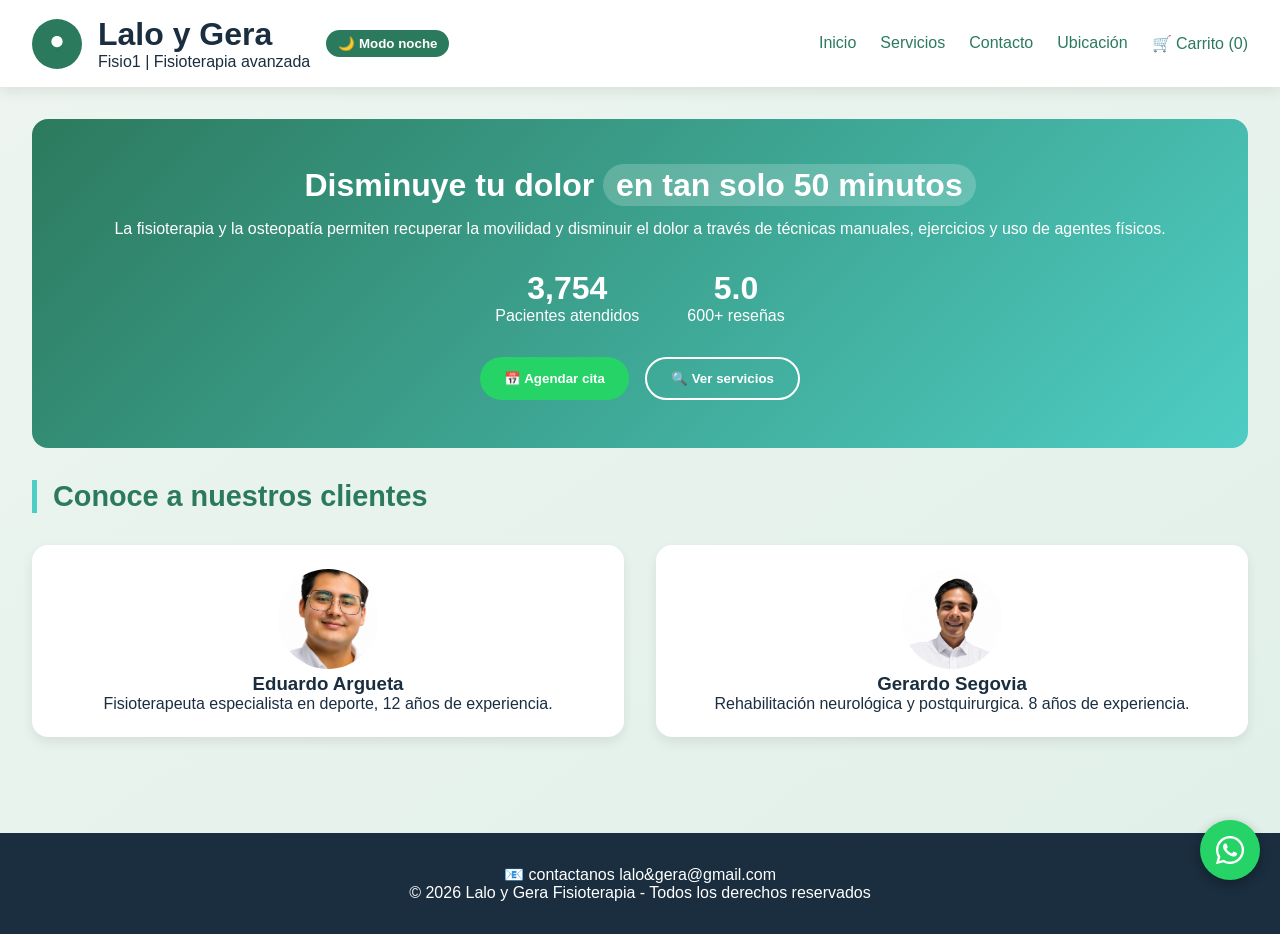
<file: index.html>
<!DOCTYPE html>
<html lang="es">
<head>
    <meta charset="UTF-8">
    <meta name="viewport" content="width=device-width, initial-scale=1.0, user-scalable=yes">
    <title>Lalo y Gera | Fisioterapia - Inicio</title>
    <link rel="stylesheet" href="styles.css">
    <link rel="stylesheet" href="https://cdnjs.cloudflare.com/ajax/libs/font-awesome/6.0.0/css/all.min.css">
</head>
<body>
  <header>
        <div class="logo-area">
            <div class="logo-svg">
                <svg width="40" viewBox="0 0 100 100"><circle cx="50" cy="50" r="46" fill="#2c7a5e"/><path d="M50 30 C42 30 36 36 36 44 C36 52 42 58 50 58 C58 58 64 52 64 44 C64 36 58 30 50 30Z" fill="white"/><path d="M44 58 L49 68 L53 68 L58 58 L55 62 L52 64 L48 64 L45 62 L44 58Z" fill="#137C5C"/></svg>
            </div>
            <div>
                <h1>Lalo y Gera</h1>
                <p>Fisio1 | Fisioterapia avanzada</p> 
                </div>
                <button class="dark-mode-toggle" id="darkModeToggle">🌙 Modo oscuro</button>
            </div>
        </div>
        <nav>
            <ul class="nav-menu">
                <li><a href="index.html">Inicio</a></li>
                <li><a href="servicios.html">Servicios</a></li>
                <li><a href="agenda.html">Contacto</a></li>
                <li><a href="ubicación.html">Ubicación</a></li>
                <li><a href="carrito.html">🛒 Carrito (<span id="cartCount">0</span>)</a></li>
            </ul>
        </nav>
    </header>

    <main>
        <section class="hero">
            <h1>Disminuye tu dolor <span class="highlight">en tan solo 50 minutos</span></h1>
            <p>La fisioterapia y la osteopatía permiten recuperar la movilidad y disminuir el dolor a través de técnicas manuales, ejercicios y uso de agentes físicos.</p>
            
            <div class="hero-stats">
                <div class="stat">
                    <div class="stat-number" id="counterPacientes">3,754</div>
                    <div class="stat-label">Pacientes atendidos</div>
                </div>
                <div class="stat">
                    <div class="stat-number">5.0</div>
                    <div class="stat-label">600+ reseñas</div>
                </div>
            </div>
            
            <div class="hero-buttons">
                <button class="btn-primary" onclick="window.location.href='contacto.html'">📅 Agendar cita</button>
                <button class="btn-secondary" onclick="window.location.href='servicios.html'">🔍 Ver servicios</button>
            </div>
        </section>

        <section class="terapeutas-section">
            <h2 class="section-title">Conoce a nuestros clientes</h2>
            <div class="terapeutas-grid">
                <div class="card-terapeuta">
                    <img src="assepts/images/lalo.jpeg" alt="Lalo">
                    <h3>Eduardo Argueta</h3>
                    <p>Fisioterapeuta especialista en deporte, 12 años de experiencia.</p>
                </div>
                <div class="card-terapeuta">
                    <img src="assepts/images/gera.jpeg" alt="Gera">
                    <h3>Gerardo Segovia</h3>
                    <p>Rehabilitación neurológica y postquirurgica. 8 años de experiencia.</p>
                </div>

            </div>
        </section>
    </main>

    <footer>
        <div class="footer-content">
            <p>📧 contactanos lalo&gera@gmail.com </p>
            <p>© 2026 Lalo y Gera Fisioterapia - Todos los derechos reservados</p>
        </div>
    </footer>

    <a href="https://wa.me/521234567890?text=Hola%2C%20quiero%20agendar%20una%20cita" class="whatsapp-float" target="_blank">
        <i class="fab fa-whatsapp"></i>
    </a>

    <script src="script.js"></script>
</body>
</html>
</file>
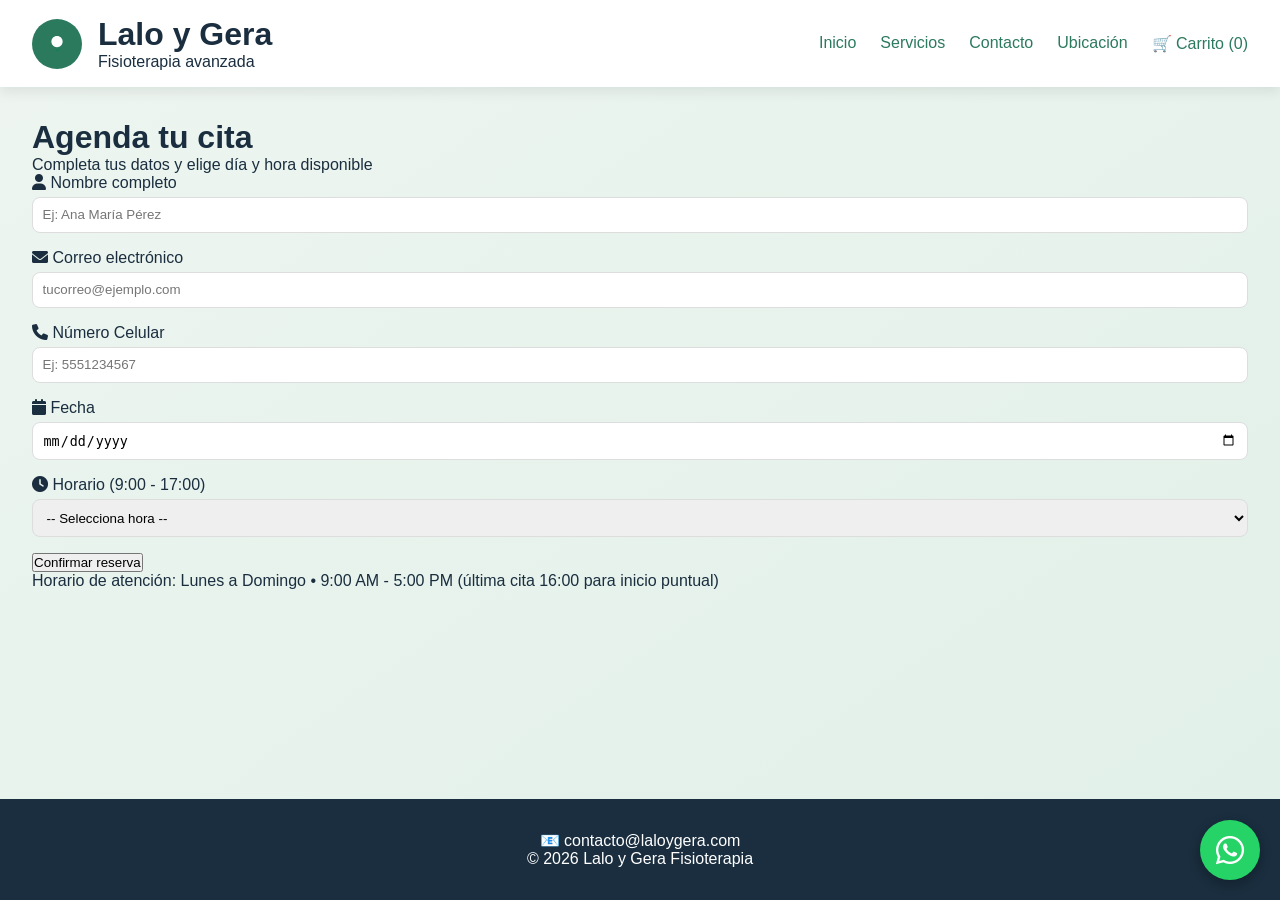
<file: agenda.html>
<!DOCTYPE html>
<html lang="es">
<head>
    <meta charset="UTF-8">
    <meta name="viewport" content="width=device-width, initial-scale=1.0">
    <title>Lalo y Gera | Fisioterapia - Agenda tu cita</title>
    <link rel="stylesheet" href="styles.css">
    <link rel="stylesheet" href="https://cdnjs.cloudflare.com/ajax/libs/font-awesome/6.0.0/css/all.min.css">
</head>
<body>
    <header>
        <div class="logo-area">
            <div class="logo-svg">
                <svg width="40" viewBox="0 0 100 100">
                    <circle cx="50" cy="50" r="46" fill="#2c7a5e"/>
                    <path d="M50 30 C42 30 36 36 36 44 C36 52 42 58 50 58 C58 58 64 52 64 44 C64 36 58 30 50 30Z" fill="white"/>
                    <path d="M44 58 L49 68 L53 68 L58 58 L55 62 L52 64 L48 64 L45 62 L44 58Z" fill="#137C5C"/>
                </svg>
            </div>
            <div>
                <h1>Lalo y Gera</h1>
                <p>Fisioterapia avanzada</p>
            </div>
        </div>
       <nav>
            <ul class="nav-menu">
                <li><a href="index.html">Inicio</a></li>
                <li><a href="servicios.html">Servicios</a></li>
                <li><a href="agenda.html">Contacto</a></li>
                <li><a href="ubicación.html">Ubicación</a></li>
                <li><a href="carrito.html">🛒 Carrito (<span id="cartCount">0</span>)</a></li>
            </ul>
        </nav>
    </header>

    <main>
        <div class="appointment-card">
            <div class="header">
                <h1>Agenda tu cita</h1>
                <p>Completa tus datos y elige día y hora disponible</p>
            </div>
            <div class="form-container">
                <form id="appointmentForm">
                    <div class="form-group">
                        <label><i class="fas fa-user"></i> Nombre completo</label>
                        <input type="text" id="fullName" placeholder="Ej: Ana María Pérez">
                        <div id="nameError" class="error-msg"></div>
                    </div>

                    <div class="form-group">
                        <label><i class="fas fa-envelope"></i> Correo electrónico</label>
                        <input type="email" id="email" placeholder="tucorreo@ejemplo.com">
                        <div id="emailError" class="error-msg"></div>
                    </div>

                    <div class="form-group">
                        <label><i class="fas fa-phone"></i> Número Celular</label>
                        <input type="tel" id="phone" placeholder="Ej: 5551234567">
                        <div id="phoneError" class="error-msg"></div>
                    </div>

                    <div class="row-2cols">
                        <div class="form-group">
                            <label><i class="fas fa-calendar"></i> Fecha</label>
                            <input type="date" id="appointmentDate">
                            <div id="dateError" class="error-msg"></div>
                        </div>
                        <div class="form-group">
                            <label><i class="fas fa-clock"></i> Horario (9:00 - 17:00)</label>
                            <select id="appointmentTime">
                                <option value="">-- Selecciona hora --</option>
                            </select>
                            <div id="timeError" class="error-msg"></div>
                        </div>
                    </div>

                    <button type="submit" class="btn-agendar">Confirmar reserva</button>

                    <div class="horario-info">
                        <span>Horario de atención:</span>
                        <span>Lunes a Domingo • 9:00 AM - 5:00 PM</span>
                        <span>(última cita 16:00 para inicio puntual)</span>
                    </div>
                </form>
            </div>
        </div>
    </main>

    <footer>
        <div class="footer-content">
            <p>📧 contacto@laloygera.com</p>
            <p>© 2026 Lalo y Gera Fisioterapia</p>
        </div>
    </footer>

    <a href="https://wa.me/521234567890?text=Hola%2C%20quiero%20agendar%20una%20cita" class="whatsapp-float" target="_blank">
        <i class="fab fa-whatsapp"></i>
    </a>

    <script src="agenda.js"></script>
    <script src="script.js"></script>
</body>
</html>
</file>
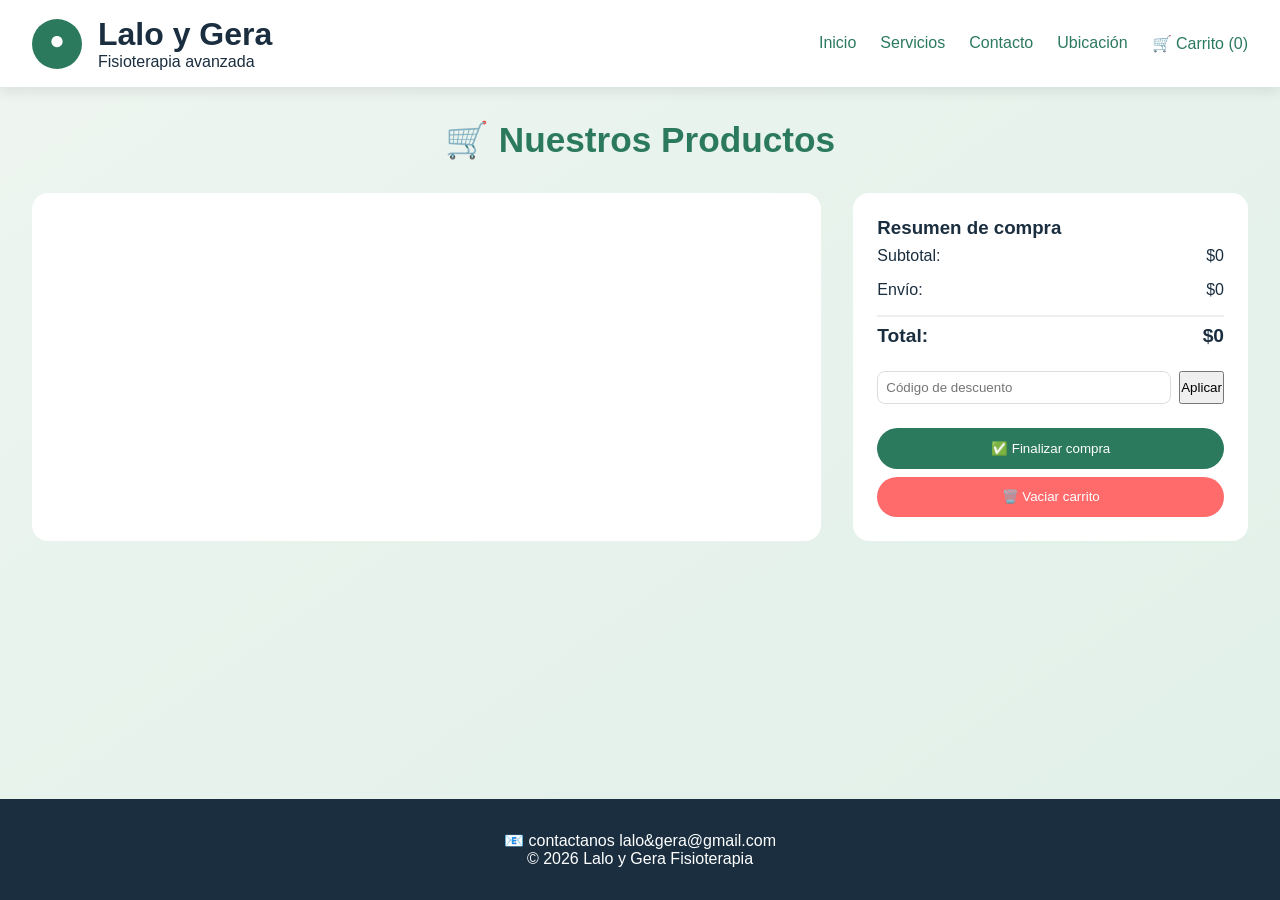
<file: carrito.html>
<!DOCTYPE html>
<html lang="es">
<head>
    <meta charset="UTF-8">
    <meta name="viewport" content="width=device-width, initial-scale=1.0">
    <title>Lalo y Gera | Mi Carrito</title>
    <link rel="stylesheet" href="styles.css">
    <link rel="stylesheet" href="https://cdnjs.cloudflare.com/ajax/libs/font-awesome/6.0.0/css/all.min.css">
</head>
<body>
    <header>
        <div class="logo-area">
            <div class="logo-svg">
                <svg width="40" viewBox="0 0 100 100"><circle cx="50" cy="50" r="46" fill="#2c7a5e"/><path d="M50 30 C42 30 36 36 36 44 C36 52 42 58 50 58 C58 58 64 52 64 44 C64 36 58 30 50 30Z" fill="white"/></svg>
            </div>
            <div><h1>Lalo y Gera</h1><p>Fisioterapia avanzada</p></div>
        </div>
       <nav>
            <ul class="nav-menu">
                <li><a href="index.html">Inicio</a></li>
                <li><a href="servicios.html">Servicios</a></li>
                <li><a href="agenda.html">Contacto</a></li>
                <li><a href="ubicación.html">Ubicación</a></li>
                <li><a href="carrito.html">🛒 Carrito (<span id="cartCount">0</span>)</a></li>
            </ul>
        </nav>
    </header>

    <main>
        <h1 class="page-title">🛒 Nuestros Productos</h1>
        
        <div class="carrito-container">
            <div class="carrito-items" id="carritoItems">
                <!-- Los items del carrito se renderizan aquí -->
            </div>
            
            <div class="carrito-resumen">
                <h3>Resumen de compra</h3>
                <div class="resumen-linea">
                    <span>Subtotal:</span>
                    <span id="subtotal">$0</span>
                </div>
                <div class="resumen-linea">
                    <span>Envío:</span>
                    <span id="envio">$0</span>
                </div>
                <div class="resumen-linea total">
                    <span>Total:</span>
                    <span id="total">$0</span>
                </div>
                
                <div class="cupon-section">
                    <input type="text" id="cuponCode" placeholder="Código de descuento">
                    <button id="aplicarCupon">Aplicar</button>
                </div>
                
                <button id="finalizarCompra" class="btn-finalizar">✅ Finalizar compra</button>
                <button id="vaciarCarrito" class="btn-vaciar">🗑️ Vaciar carrito</button>
            </div>
        </div>
    </main>

    <footer>
        <div class="footer-content">
            <p>📧 contactanos lalo&gera@gmail.com</p>
            <p>© 2026 Lalo y Gera Fisioterapia</p>
        </div>
    </footer>

    <script src="script.js"></script>
</body>
</html>
</file>
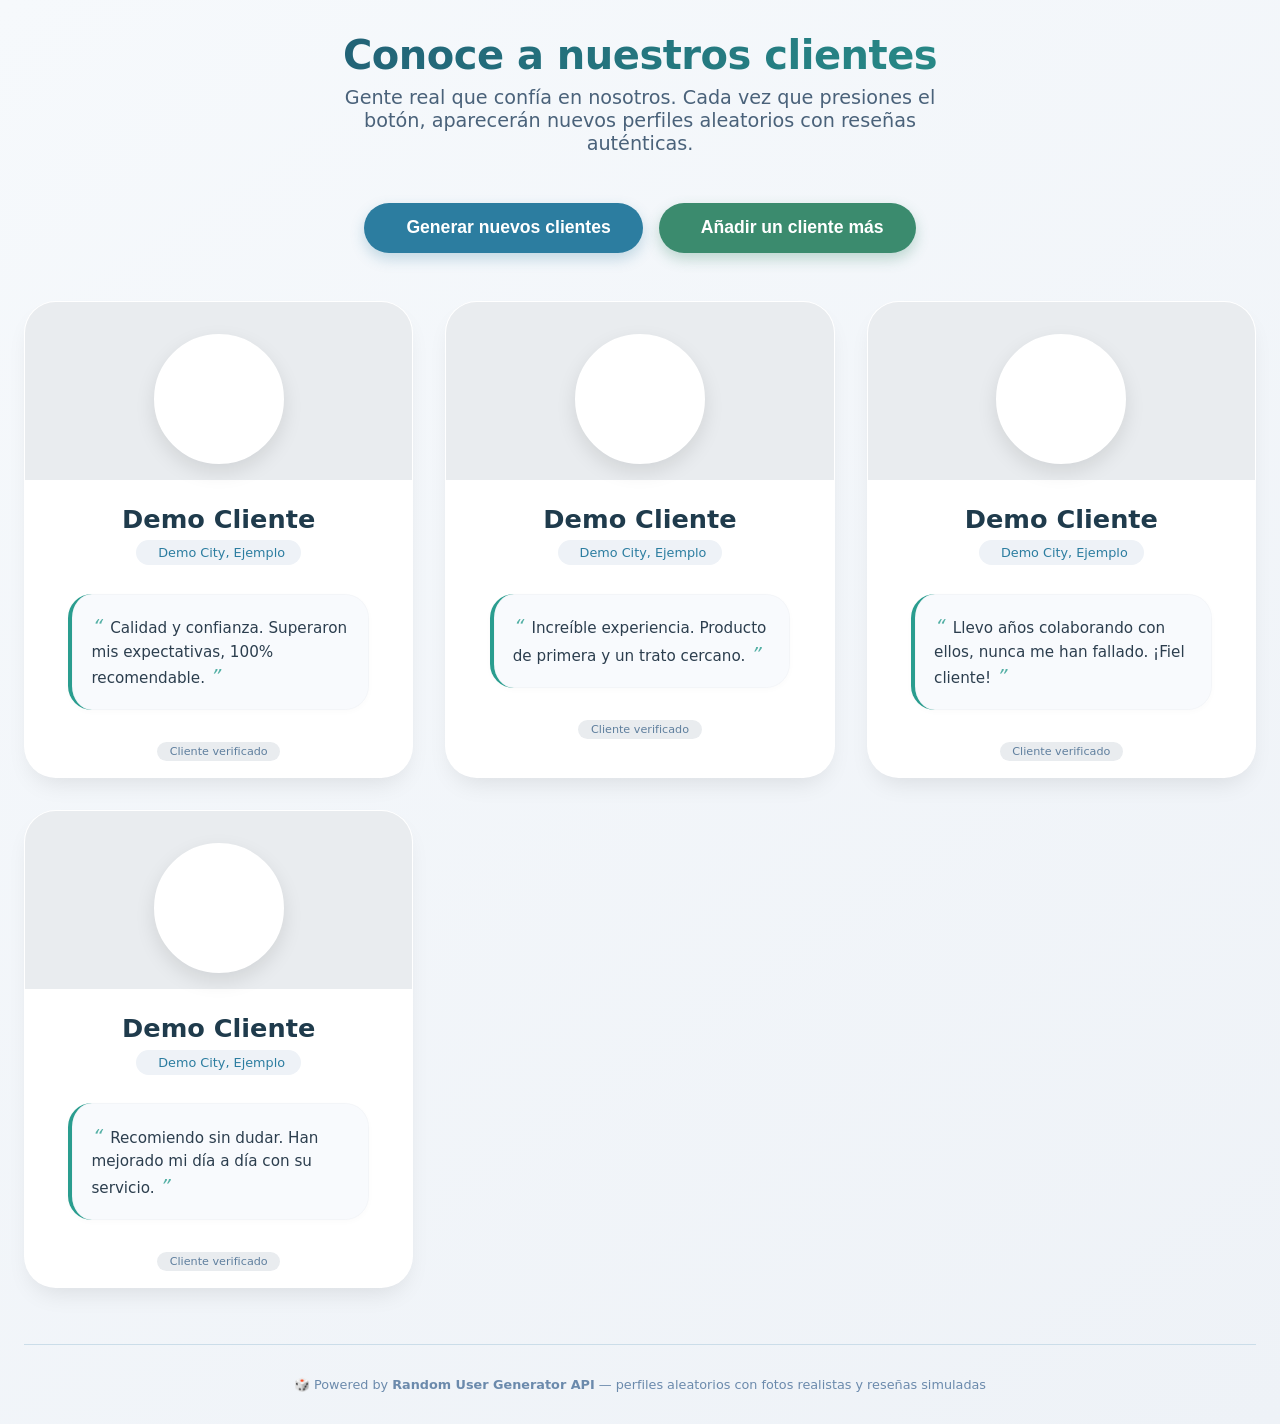
<file: clientes randoms.html>
<!DOCTYPE html>
<html lang="es">
<head>
    <meta charset="UTF-8">
    <meta name="viewport" content="width=device-width, initial-scale=1.0, user-scalable=yes">
    <title>Clientes Satisfechos | Generador con RandomUser</title>
    <style>
        * {
            margin: 0;
            padding: 0;
            box-sizing: border-box;
        }

        body {
            font-family: system-ui, 'Segoe UI', 'Roboto', 'Helvetica Neue', sans-serif;
            background: linear-gradient(145deg, #f6f9fc 0%, #eef2f7 100%);
            padding: 2rem 1.5rem;
            color: #1a2c3e;
        }

        .container {
            max-width: 1400px;
            margin: 0 auto;
        }

        /* Encabezado */
        .header-section {
            text-align: center;
            margin-bottom: 3rem;
        }

        .header-section h1 {
            font-size: 2.5rem;
            background: linear-gradient(135deg, #1f4e6e, #2a9d8f);
            background-clip: text;
            -webkit-background-clip: text;
            color: transparent;
            letter-spacing: -0.5px;
            margin-bottom: 0.5rem;
        }

        .header-section p {
            font-size: 1.2rem;
            color: #4a627a;
            max-width: 650px;
            margin: 0 auto;
        }

        /* Botón de acción */
        .button-group {
            display: flex;
            justify-content: center;
            gap: 1rem;
            flex-wrap: wrap;
            margin-bottom: 3rem;
        }

        .btn-generate {
            background: #2c7da0;
            border: none;
            padding: 0.9rem 2rem;
            font-size: 1.1rem;
            font-weight: 600;
            color: white;
            border-radius: 60px;
            cursor: pointer;
            transition: all 0.2s ease;
            box-shadow: 0 6px 14px rgba(44, 125, 160, 0.25);
            display: inline-flex;
            align-items: center;
            gap: 10px;
        }

        .btn-generate:hover {
            background: #1f5e7a;
            transform: translateY(-2px);
            box-shadow: 0 10px 20px rgba(0,0,0,0.1);
        }

        .btn-generate:active {
            transform: translateY(1px);
        }

        /* Grid de tarjetas */
        .clientes-grid {
            display: grid;
            grid-template-columns: repeat(auto-fill, minmax(320px, 1fr));
            gap: 2rem;
            margin-top: 1rem;
        }

        /* Tarjeta individual */
        .tarjeta-cliente {
            background: white;
            border-radius: 32px;
            overflow: hidden;
            transition: all 0.3s cubic-bezier(0.2, 0.9, 0.4, 1.1);
            box-shadow: 0 12px 24px -8px rgba(0, 0, 0, 0.1);
            backdrop-filter: blur(0px);
            border: 1px solid rgba(255,255,255,0.5);
        }

        .tarjeta-cliente:hover {
            transform: translateY(-8px);
            box-shadow: 0 28px 32px -12px rgba(0, 0, 0, 0.2);
        }

        .cliente-imagen {
            background: #e9ecef;
            display: flex;
            justify-content: center;
            padding: 2rem 0 1rem 0;
        }

        .cliente-imagen img {
            width: 130px;
            height: 130px;
            border-radius: 50%;
            object-fit: cover;
            border: 4px solid white;
            box-shadow: 0 8px 20px rgba(0,0,0,0.1);
            background: white;
        }

        .cliente-info {
            padding: 1.5rem 1.5rem 1rem;
            text-align: center;
        }

        .cliente-nombre {
            font-size: 1.6rem;
            font-weight: 700;
            color: #1f3b4c;
            margin-bottom: 0.25rem;
        }

        .cliente-ubicacion {
            display: inline-flex;
            align-items: center;
            gap: 6px;
            background: #eef2f7;
            padding: 0.3rem 1rem;
            border-radius: 40px;
            font-size: 0.8rem;
            font-weight: 500;
            color: #2c7da0;
            margin-bottom: 1rem;
        }

        .cliente-ubicacion span:first-child {
            font-size: 1rem;
        }

        .reseña {
            background: #f8fafd;
            padding: 1.2rem;
            border-radius: 24px;
            margin: 0.8rem 1.2rem 1.5rem 1.2rem;
            font-style: normal;
            color: #2c3e4e;
            position: relative;
            border-left: 4px solid #2a9d8f;
            text-align: left;
            font-size: 0.95rem;
            line-height: 1.45;
            box-shadow: inset 0 0 0 1px rgba(0,0,0,0.02), 0 2px 6px rgba(0,0,0,0.02);
        }

        .reseña i {
            color: #2a9d8f;
            font-size: 1.2rem;
            opacity: 0.8;
            margin-right: 4px;
        }

        .badge-random {
            display: inline-block;
            background: #e9ecef;
            font-size: 0.7rem;
            padding: 0.2rem 0.8rem;
            border-radius: 30px;
            color: #5f7f9e;
            margin-top: 8px;
        }

        footer {
            text-align: center;
            margin-top: 3.5rem;
            font-size: 0.8rem;
            color: #6b8aac;
            border-top: 1px solid #cbdde9;
            padding-top: 2rem;
        }

        .loader {
            display: inline-block;
            width: 20px;
            height: 20px;
            border: 3px solid rgba(255,255,255,0.3);
            border-radius: 50%;
            border-top-color: white;
            animation: spin 0.6s linear infinite;
        }

        @keyframes spin {
            to { transform: rotate(360deg); }
        }

        @media (max-width: 700px) {
            body {
                padding: 1.2rem;
            }
            .header-section h1 {
                font-size: 1.9rem;
            }
            .clientes-grid {
                gap: 1.3rem;
            }
        }
    </style>
</head>
<body>
<div class="container">
    <div class="header-section">
        <h1>Conoce a nuestros clientes</h1>
        <p>Gente real que confía en nosotros. Cada vez que presiones el botón, aparecerán nuevos perfiles aleatorios con reseñas auténticas.</p>
    </div>
    <div class="button-group">
        <button class="btn-generate" id="btnGenerarClientes">
            <span></span> Generar nuevos clientes
        </button>
        <button class="btn-generate" id="btnAgregarCliente" style="background:#3b8b6e; box-shadow: 0 6px 14px rgba(59,139,110,0.3);">
            <span></span> Añadir un cliente más
        </button>
    </div>

    <div id="clientesContainer" class="clientes-grid">
        <!-- Aquí se inyectarán las tarjetas de clientes de forma dinámica -->
        <div style="grid-column:1/-1; text-align:center; padding:3rem;">Cargando primeros clientes... </div>
    </div>
    <footer>
        🎲 Powered by <strong>Random User Generator API</strong> — perfiles aleatorios con fotos realistas y reseñas simuladas
    </footer>
</div>

<script>
    // ---------- Banco de reseñas (simuladas pero variadas) ----------
    const RESENNAS = [
        "¡Atención impecable! Resolvieron mi duda en minutos, volveré a comprar sin dudarlo.",
        "Calidad y confianza. Superaron mis expectativas, 100% recomendable.",
        "El equipo más profesional que he conocido. Siempre atentos y rápidos.",
        "Increíble experiencia. Producto de primera y un trato cercano.",
        "Me encanta la transparencia. Sin sorpresas, todo perfecto.",
        "Recomiendo sin dudar. Han mejorado mi día a día con su servicio.",
        "Atención al cliente de 10. Resuelven rápido y con buena onda.",
        "Llevo años colaborando con ellos, nunca me han fallado. ¡Fiel cliente!",
        "La mejor decisión que tomé. Cumplen todo lo que prometen.",
        "Muy contento con el resultado. Profesionales y honestos."
    ];

    // Función para seleccionar reseña aleatoria
    function obtenerResennaAleatoria() {
        return RESENNAS[Math.floor(Math.random() * RESENNAS.length)];
    }

    // Función para obtener datos de randomuser.me (promesa)
    async function obtenerUsuarioRandom() {
        try {
            const respuesta = await fetch('https://randomuser.me/api/');
            if (!respuesta.ok) throw new Error(`HTTP error! status: ${respuesta.status}`);
            const datos = await respuesta.json();
            return datos.results[0];  // devuelve el primer usuario
        } catch (error) {
            console.error('Error al obtener usuario:', error);
            // fallback local por si falla la API
            return {
                name: { first: "Demo", last: "Cliente" },
                picture: { large: "https://randomuser.me/api/portraits/men/1.jpg", medium: "https://randomuser.me/api/portraits/med/men/1.jpg", thumbnail: "https://randomuser.me/api/portraits/thumb/men/1.jpg" },
                location: { city: "Demo City", country: "Ejemplo" },
                login: { uuid: "fallback-" + Date.now() }
            };
        }
    }

    // Función para construir tarjeta HTML a partir del objeto usuario
    function crearTarjetaCliente(usuario, reseñaPersonalizada = null) {
        const nombreCompleto = `${usuario.name.first} ${usuario.name.last}`;
        const ciudad = usuario.location.city;
        const pais = usuario.location.country;
        const foto = usuario.picture.large || usuario.picture.medium;
        const reseña = reseñaPersonalizada !== null ? reseñaPersonalizada : obtenerResennaAleatoria();
        // ID único para posibles operaciones (no necesario para grid pero podemos guardar)
        const userId = usuario.login?.uuid || `id-${Date.now()}-${Math.random()}`;

        // Construimos el elemento div de la tarjeta
        const tarjetaDiv = document.createElement('div');
        tarjetaDiv.className = 'tarjeta-cliente';
        tarjetaDiv.setAttribute('data-id', userId);

        tarjetaDiv.innerHTML = `
            <div class="cliente-imagen">
                <img src="${foto}" alt="Foto de ${nombreCompleto}" loading="lazy" onerror="this.src='https://randomuser.me/api/portraits/lego/1.jpg'">
            </div>
            <div class="cliente-info">
                <div class="cliente-nombre">${escapeHtml(nombreCompleto)}</div>
                <div class="cliente-ubicacion">
                    <span></span> ${escapeHtml(ciudad)}, ${escapeHtml(pais)}
                </div>
                <div class="reseña">
                    <i>“</i> ${escapeHtml(reseña)} <i>”</i>
                </div>
                <div class="badge-random">Cliente verificado</div>
            </div>
        `;
        return tarjetaDiv;
    }

    // Función auxiliar para escapar HTML (seguridad)
    function escapeHtml(str) {
        if (!str) return '';
        return str.replace(/[&<>]/g, function(m) {
            if (m === '&') return '&amp;';
            if (m === '<') return '&lt;';
            if (m === '>') return '&gt;';
            return m;
        }).replace(/[\uD800-\uDBFF][\uDC00-\uDFFF]/g, function(c) {
            return c;
        });
    }

    //Estado de la aplicación 
    let clientesActuales = [];     // guardamos objetos usuario originales y su reseña asignada

    // Renderizar todo el grid desde clientesActuales
    function renderizarClientes() {
        const container = document.getElementById('clientesContainer');
        if (!container) return;
        if (clientesActuales.length === 0) {
            container.innerHTML = `<div style="grid-column:1/-1; text-align:center; padding:3rem;">No hay clientes aún. Presiona "Generar nuevos clientes" 🤝</div>`;
            return;
        }
        const fragment = document.createDocumentFragment();
        for (let item of clientesActuales) {
            const tarjeta = crearTarjetaCliente(item.usuario, item.resenna);
            fragment.appendChild(tarjeta);
        }
        container.innerHTML = '';
        container.appendChild(fragment);
    }

    // Generar N nuevos clientes (sobrescribe la lista)
    async function generarNuevosClientes(cantidad = 6) {
        const container = document.getElementById('clientesContainer');
        // mostrar loader visual dentro del contenedor mientras carga
        container.innerHTML = `<div style="grid-column:1/-1; text-align:center; padding:2rem;"><div class="loader" style="margin:0 auto 10px;"></div><span>Cargando nuevos perfiles...</span></div>`;

        try {
            // Llamamos a la API para pedir varios usuarios de una sola vez (results=cantidad)
            const respuesta = await fetch(`https://randomuser.me/api/?results=${cantidad}`);
            if (!respuesta.ok) throw new Error('Error en la red');
            const data = await respuesta.json();
            const usuarios = data.results;

            const nuevosItems = usuarios.map(usuario => ({
                usuario: usuario,
                resenna: obtenerResennaAleatoria()
            }));

            clientesActuales = nuevosItems;
            renderizarClientes();
        } catch (error) {
            console.error("Fallo al generar clientes:", error);
            // Modo fallback: generar datos mock a partir de solicitudes individuales? Mejor mostrar mensaje amigable
            // Intentamos generar cantidad de forma individual para no dejar vacío
            const fallbackUsers = [];
            for (let i = 0; i < cantidad; i++) {
                try {
                    const user = await obtenerUsuarioRandom(); // función robusta con fallback interno
                    fallbackUsers.push({ usuario: user, resenna: obtenerResennaAleatoria() });
                } catch(e) {
                    // último recurso
                    fallbackUsers.push({ 
                        usuario: { name: { first: "Ejemplo", last: "Cliente" }, picture: { large: "https://randomuser.me/api/portraits/women/1.jpg" }, location: { city: "Genérico", country: "Demo" }, login:{ uuid: `f${i}`} },
                        resenna: "Equipo increíble, servicio 10/10."
                    });
                }
            }
            clientesActuales = fallbackUsers;
            renderizarClientes();
        }
    }

    // Agregar un nuevo cliente (mantiene los existentes + 1)
    async function agregarUnCliente() {
        // Mostrar estado de carga ligero: no queremos perder los actuales
        const btnAgregar = document.getElementById('btnAgregarCliente');
        const textoOriginal = btnAgregar.innerHTML;
        btnAgregar.innerHTML = `<span class="loader" style="border-color:#fff; border-top-color:#2c7da0; width:16px; height:16px;"></span> Cargando...`;
        btnAgregar.disabled = true;

        try {
            const nuevoUsuario = await obtenerUsuarioRandom();
            const nuevaResenna = obtenerResennaAleatoria();
            clientesActuales.push({
                usuario: nuevoUsuario,
                resenna: nuevaResenna
            });
            renderizarClientes();
        } catch (error) {
            console.warn("Error agregando cliente individual", error);
            // fallback local
            const fakeUser = {
                name: { first: "Nuevo", last: "Cliente" },
                picture: { large: "https://randomuser.me/api/portraits/lego/5.jpg" },
                location: { city: "Ciudad", country: "Randomlandia" },
                login: { uuid: `local-${Date.now()}` }
            };
            clientesActuales.push({ usuario: fakeUser, resenna: "¡Me encantó la experiencia!" });
            renderizarClientes();
        } finally {
            btnAgregar.innerHTML = textoOriginal;
            btnAgregar.disabled = false;
        }
    }

    // Inicializar la sección cargando 4 clientes por defecto
    async function init() {
        // Eventos
        const btnGenerar = document.getElementById('btnGenerarClientes');
        const btnAgregar = document.getElementById('btnAgregarCliente');
        if (btnGenerar) btnGenerar.addEventListener('click', () => generarNuevosClientes(6));
        if (btnAgregar) btnAgregar.addEventListener('click', agregarUnCliente);
        
        // carga inicial: 4 clientes
        await generarNuevosClientes(4);
    }

    // Ejecutar inicio
    init();
</script>
</body>
</html>
</file>
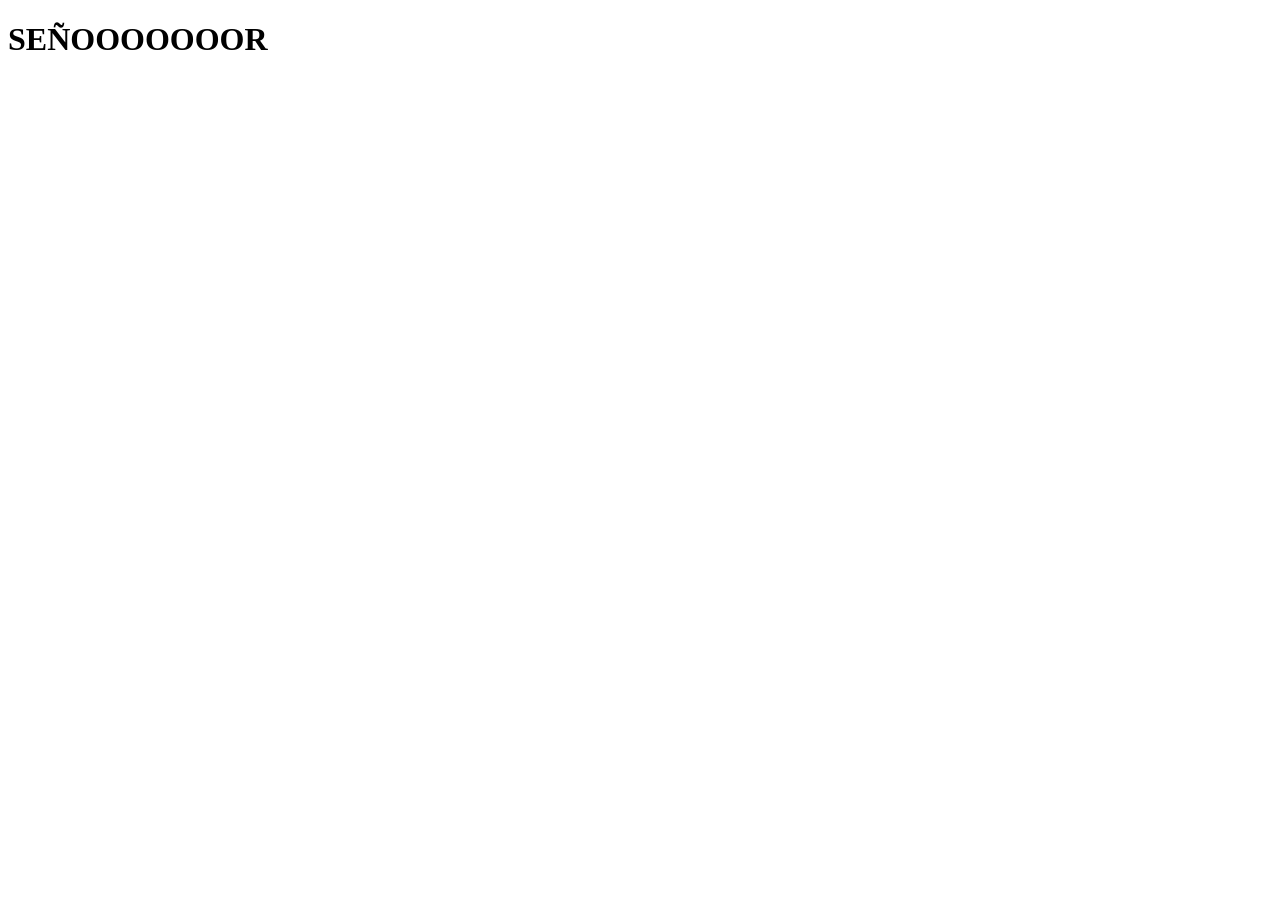
<file: Fisio1.html>
<!DOCTYPE html>
<html lang="en">
<head>
    <meta charset="UTF-8">
    <meta name="viewport" content="width=device-width, initial-scale=1.0">
    <title>Fisio1</title>
</head>

<body>
    <h1>SEÑOOOOOOOR</h1>
</body>
</html>
</file>
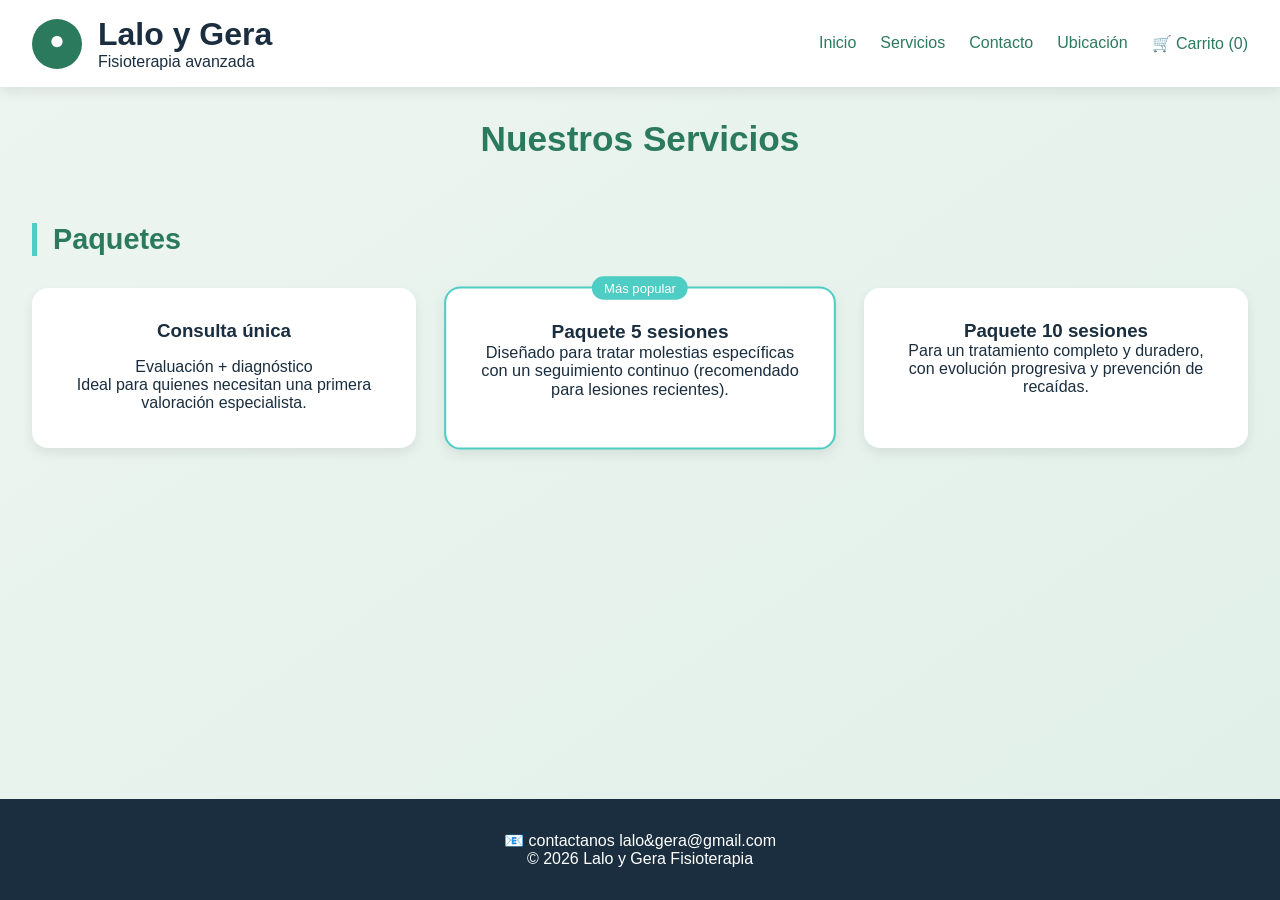
<file: servicios.html>
<!DOCTYPE html>
<html lang="es">
<head>
    <meta charset="UTF-8">
    <meta name="viewport" content="width=device-width, initial-scale=1.0">
    <title>Lalo y Gera | Servicios de Fisioterapia</title>
    <link rel="stylesheet" href="styles.css">
    <link rel="stylesheet" href="https://cdnjs.cloudflare.com/ajax/libs/font-awesome/6.0.0/css/all.min.css">
</head>
<body>
    <header>
        <div class="logo-area">
            <div class="logo-svg">
                <svg width="40" viewBox="0 0 100 100"><circle cx="50" cy="50" r="46" fill="#2c7a5e"/><path d="M50 30 C42 30 36 36 36 44 C36 52 42 58 50 58 C58 58 64 52 64 44 C64 36 58 30 50 30Z" fill="white"/></svg>
            </div>
            <div><h1>Lalo y Gera</h1><p>Fisioterapia avanzada</p></div>
        </div>
        <nav>
            <ul class="nav-menu">
                <li><a href="index.html">Inicio</a></li>
                <li><a href="servicios.html">Servicios</a></li>
                <li><a href="agenda.html">Contacto</a></li>
                <li><a href="ubicación.html">Ubicación</a></li>
                <li><a href="carrito.html">🛒 Carrito (<span id="cartCount">0</span>)</a></li>
            </ul>
        </nav>
    </header>

    <main>
        <section class="servicios-page">
            <h1 class="page-title">Nuestros Servicios</h1>
            
            <div class="servicios-grid-page" id="serviciosContainer">
                <!-- Servicios cargados dinámicamente desde JS -->
            </div>

            <section class="precios-section">
                <h2 class="section-title"> Paquetes </h2>
                <div class="grid-precios">
                    <div class="tarjeta-precio">
                        <h3>Consulta única</h3>
                        <div class="precio"></div>
                        <p>Evaluación + diagnóstico</p>
                        <p>Ideal para quienes necesitan una primera valoración especialista.</p>
                    </div>
                    <div class="tarjeta-precio featured">
                        <div class="popular">Más popular</div>
                        <h3>Paquete 5 sesiones</h3>
                        <p>Diseñado para tratar molestias específicas con un seguimiento continuo (recomendado para lesiones recientes).</p>
                        <div class="precio"></div>
                    </div>
                    <div class="tarjeta-precio">
                        <h3>Paquete 10 sesiones</h3>
                        <p>Para un tratamiento completo y duradero, con evolución progresiva y prevención de recaídas.</p>
                        <div class="precio"></div>
                    </div>
                </div>
            </section>
        </section>
    </main>

    <footer>
        <div class="footer-content">
            <p>📧 contactanos lalo&gera@gmail.com</p>
            <p>© 2026 Lalo y Gera Fisioterapia</p>
        </div>
    </footer>

    <script src="script.js"></script>
</body>
</html>
</file>
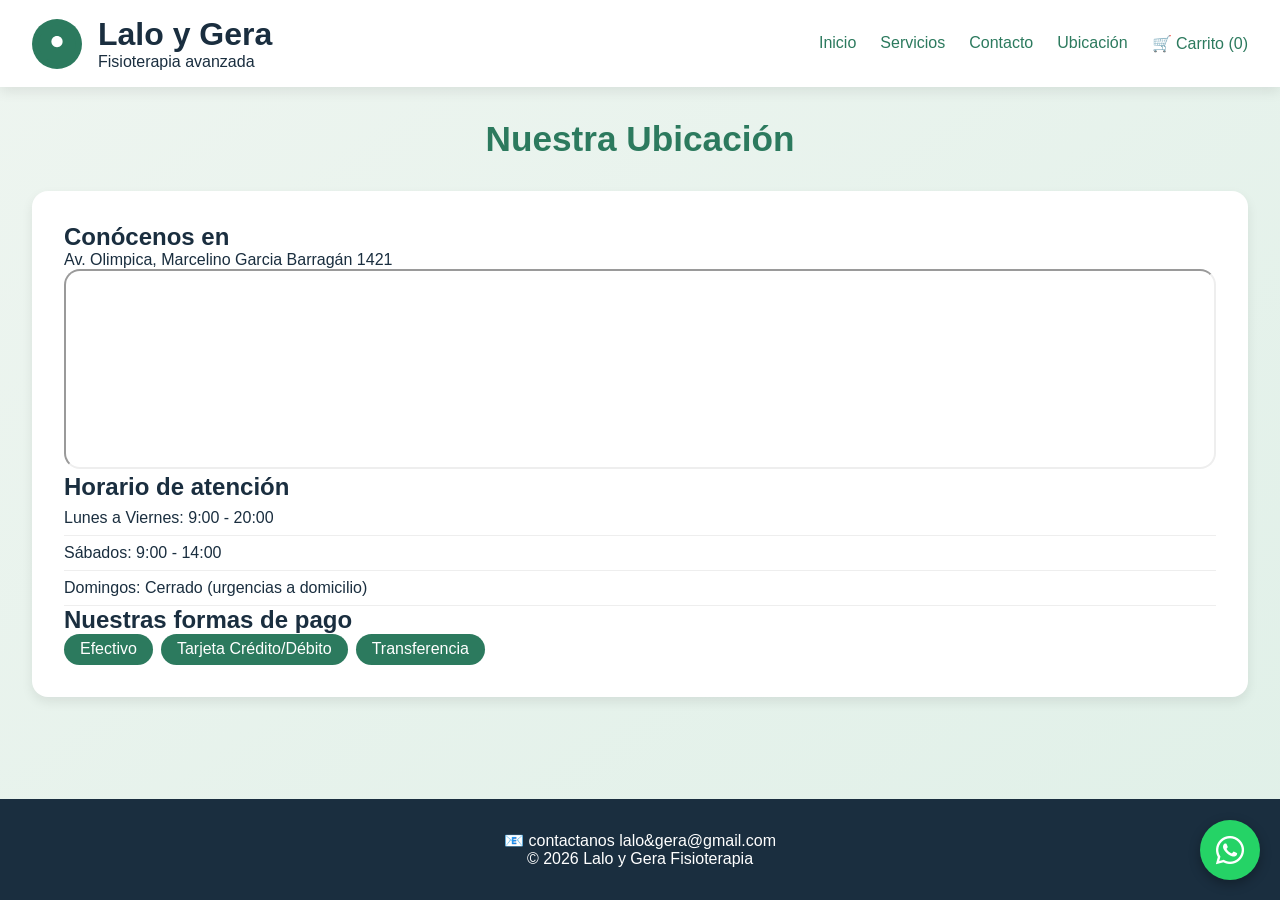
<file: ubicación.html>
<!DOCTYPE html>
<html lang="es">
<head>
    <meta charset="UTF-8">
    <meta name="viewport" content="width=device-width, initial-scale=1.0">
    <title>Lalo y Gera | Contacto y Agenda</title>
    <link rel="stylesheet" href="styles.css">
    <link rel="stylesheet" href="https://cdnjs.cloudflare.com/ajax/libs/font-awesome/6.0.0/css/all.min.css">
</head>
<body>
    <header>
        <div class="logo-area">
            <div class="logo-svg">
                <svg width="40" viewBox="0 0 100 100"><circle cx="50" cy="50" r="46" fill="#2c7a5e"/><path d="M50 30 C42 30 36 36 36 44 C36 52 42 58 50 58 C58 58 64 52 64 44 C64 36 58 30 50 30Z" fill="white"/></svg>
            </div>
            <div><h1>Lalo y Gera</h1><p>Fisioterapia avanzada</p></div>
        </div>
       <nav>
            <ul class="nav-menu">
                <li><a href="index.html">Inicio</a></li>
                <li><a href="servicios.html">Servicios</a></li>
                <li><a href="agenda.html">Contacto</a></li>
                <li><a href="ubicación.html">Ubicación</a></li>
                <li><a href="carrito.html">🛒 Carrito (<span id="cartCount">0</span>)</a></li>
            </ul>
        </nav>
    </header>

    <main>
        <h1 class="page-title">Nuestra Ubicación</h1>
        
            <div class="info-container">
                <h2>Conócenos en</h2>
                <p>Av. Olimpica, Marcelino Garcia Barragán 1421</p>
                <div class="map-container">
                    <iframe src="https://www.google.com/maps/embed?pb=!1m18!1m12!1m3!1d3733.1234!2d-103.3280246!3d20.6548611!2m3!1f0!2f0!3f0!3m2!1i1024!2i768!4f13.1!3m3!1m2!1s0x8428b23a9bbba80d%3A0xdacdb7fd592feb90!2sCentro%20Universitario%20de%20Ciencias%20Exactas%20e%20Ingenier%C3%ADas%20(CUCEI)!5e0!3m2!1ses!2smx!4v1700000000000!5m2!1ses!2smx"></iframe>
                </div>
                
                <h2>Horario de atención</h2>
                <ul class="horario-lista">
                    <li>Lunes a Viernes: 9:00 - 20:00</li>
                    <li>Sábados: 9:00 - 14:00</li>
                    <li>Domingos: Cerrado (urgencias a domicilio)</li>
                </ul>

                <h2>Nuestras formas de pago</h2>
                <div class="pagos-container">
                    <span class="btn-pago">Efectivo</span>
                    <span class="btn-pago">Tarjeta Crédito/Débito</span>
                    <span class="btn-pago">Transferencia</span>
                </div>
            </div>
    
    </main>

   <footer>
        <div class="footer-content">
            <p>📧 contactanos lalo&gera@gmail.com</p>
            <p>© 2026 Lalo y Gera Fisioterapia</p>
        </div>
    </footer>

    <a href="https://wa.me/521234567890?text=Hola%2C%20quiero%20agendar%20una%20cita" class="whatsapp-float" target="_blank">
        <i class="fab fa-whatsapp"></i>
    </a>

    <script src="script.js"></script>
</body>
</html>
</file>
<file: styles.css>
/* ============================================================
 * ESTILO GENERAL 
 * ============================================================ */

:root {
    --primary: #2c7a5e;
    --primary-dark: #1e5a45;
    --secondary: #4ecdc4;
    --dark-bg: #121b17;
    --dark-surface: #1e2a25;
    --light-bg: #eef5f0;
    --white: #ffffff;
    --shadow: 0 5px 12px rgba(0,0,0,0.08);
    --radius: 1rem;
}

* {
    margin: 0;
    padding: 0;
    box-sizing: border-box;
}

body {
    font-family: 'Segoe UI', Roboto, 'Helvetica Neue', sans-serif;
    background: linear-gradient(145deg, #eef5f0 0%, #e0f0e8 100%);
    color: #1a2e3f;
    scroll-behavior: smooth;
    transition: background 0.3s, color 0.2s;
    min-height: 100vh;
    display: flex;
    flex-direction: column;
}

/* ========== MODO OSCURO ========== */
body.dark-mode {
    background: var(--dark-bg);
    color: #e0f0e8;
}

body.dark-mode header,
body.dark-mode .card-terapeuta,
body.dark-mode .tarjeta-precio,
body.dark-mode .formulario-container,
body.dark-mode .info-container {
    background: var(--dark-surface);
    color: #eef3ef;
}

body.dark-mode input,
body.dark-mode select,
body.dark-mode textarea {
    background: #2c3c35;
    color: white;
    border-color: #407b64;
}

body.dark-mode footer {
    background: #0a2b2b;
}

/* ========== HEADER Y NAVEGACIÓN ========== */
header {
    background: var(--white);
    box-shadow: var(--shadow);
    padding: 1rem 2rem;
    display: flex;
    justify-content: space-between;
    align-items: center;
    flex-wrap: wrap;
    gap: 1rem;
}

.logo-area {
    display: flex;
    align-items: center;
    gap: 1rem;
}

.logo-svg {
    background: var(--primary);
    border-radius: 50%;
    width: 50px;
    height: 50px;
    display: flex;
    align-items: center;
    justify-content: center;
}

nav {
    display: flex;
    align-items: center;
    gap: 2rem;
    flex-wrap: wrap;
}

.nav-menu {
    display: flex;
    list-style: none;
    gap: 1.5rem;
}

.nav-menu a {
    text-decoration: none;
    color: var(--primary);
    font-weight: 500;
    padding: 0.5rem 0;
    transition: color 0.2s;
}

.nav-menu a:hover,
.nav-menu a.active {
    color: var(--secondary);
    border-bottom: 2px solid var(--secondary);
}

/* Responsive nav */
@media (max-width: 768px) {
    header {
        flex-direction: column;
        text-align: center;
    }
    nav {
        flex-direction: column;
    }
    .nav-menu {
        flex-wrap: wrap;
        justify-content: center;
    }
}

.dark-mode-toggle {
    background: var(--primary);
    border: none;
    border-radius: 30px;
    padding: 6px 12px;
    cursor: pointer;
    font-weight: bold;
    color: white;
}

/* ========== MAIN Y CONTENIDO ========== */
main {
    flex: 1;
    max-width: 1400px;
    margin: 0 auto;
    padding: 2rem;
    width: 100%;
}

.page-title {
    font-size: 2.2rem;
    margin-bottom: 2rem;
    color: var(--primary);
    text-align: center;
}

.section-title {
    font-size: 1.8rem;
    margin: 2rem 0 1rem;
    color: var(--primary);
    border-left: 5px solid var(--secondary);
    padding-left: 1rem;
}

/* ========== HERO ========== */
.hero {
    text-align: center;
    padding: 3rem;
    background: linear-gradient(135deg, var(--primary), var(--secondary));
    color: white;
    border-radius: var(--radius);
    margin-bottom: 2rem;
}

.hero h1 {
    font-size: 2rem;
    margin-bottom: 1rem;
}

.highlight {
    background: rgba(255,255,255,0.2);
    padding: 0.2rem 0.8rem;
    border-radius: 50px;
}

.hero-stats {
    display: flex;
    justify-content: center;
    gap: 3rem;
    margin: 2rem 0;
}

.stat-number {
    font-size: 2rem;
    font-weight: bold;
}

.hero-buttons {
    display: flex;
    gap: 1rem;
    justify-content: center;
    flex-wrap: wrap;
}

.btn-primary, .btn-secondary {
    padding: 12px 24px;
    border-radius: 50px;
    border: none;
    font-weight: bold;
    cursor: pointer;
    transition: transform 0.2s;
}

.btn-primary {
    background: #25D366;
    color: white;
}

.btn-secondary {
    background: transparent;
    border: 2px solid white;
    color: white;
}

.btn-primary:hover, .btn-secondary:hover {
    transform: scale(1.05);
}

/* ========== TARJETAS ========== */
.terapeutas-grid, .servicios-grid-page {
    display: flex;
    flex-wrap: wrap;
    gap: 2rem;
    justify-content: center;
    margin: 2rem 0;
}

.card-terapeuta {
    background: white;
    border-radius: var(--radius);
    padding: 1.5rem;
    text-align: center;
    flex: 1;
    min-width: 200px;
    box-shadow: var(--shadow);
    transition: transform 0.2s;
}

.card-terapeuta:hover {
    transform: translateY(-5px);
}

.card-terapeuta img {
    width: 100px;
    height: 100px;
    border-radius: 50%;
    object-fit: cover;
}

/* ========== PRECIOS ========== */
.grid-precios {
    display: grid;
    grid-template-columns: repeat(auto-fit, minmax(280px, 1fr));
    gap: 2rem;
    margin: 2rem 0;
}

.tarjeta-precio {
    background: white;
    padding: 2rem;
    text-align: center;
    border-radius: var(--radius);
    box-shadow: var(--shadow);
    position: relative;
}

.tarjeta-precio.featured {
    transform: scale(1.02);
    border: 2px solid var(--secondary);
}

.popular {
    position: absolute;
    top: -12px;
    left: 50%;
    transform: translateX(-50%);
    background: var(--secondary);
    color: white;
    padding: 4px 12px;
    border-radius: 20px;
    font-size: 0.8rem;
}

.precio {
    font-size: 2rem;
    color: var(--primary);
    font-weight: bold;
    margin: 1rem 0;
}

.btn-agregar-carrito {
    background: var(--primary);
    color: white;
    border: none;
    padding: 10px 20px;
    border-radius: 25px;
    cursor: pointer;
    margin-top: 1rem;
}

/* ========== CONTACTO ========== */
.contacto-grid {
    display: grid;
    grid-template-columns: repeat(auto-fit, minmax(400px, 1fr));
    gap: 2rem;
}

.formulario-container, .info-container {
    background: white;
    padding: 2rem;
    border-radius: var(--radius);
    box-shadow: var(--shadow);
}

.form-group {
    margin-bottom: 1rem;
}

.form-group label {
    display: block;
    margin-bottom: 0.3rem;
    font-weight: 500;
}

.form-group input,
.form-group select,
.form-group textarea {
    width: 100%;
    padding: 0.6rem;
    border: 1px solid #ddd;
    border-radius: 8px;
}

.map-container iframe {
    width: 100%;
    border-radius: var(--radius);
    height: 200px;
}

.horario-lista {
    list-style: none;
    padding: 0;
}

.horario-lista li {
    padding: 0.5rem 0;
    border-bottom: 1px solid #eee;
}

.pagos-container {
    display: flex;
    flex-wrap: wrap;
    gap: 0.5rem;
}

.btn-pago {
    background: var(--primary);
    color: white;
    padding: 0.4rem 1rem;
    border-radius: 30px;
    display: inline-block;
}

.feedback-message {
    margin-top: 1rem;
    padding: 0.8rem;
    border-radius: 8px;
    display: none;
}

.feedback-message.success {
    display: block;
    background: #d4edda;
    color: #155724;
}

.feedback-message.error {
    display: block;
    background: #f8d7da;
    color: #721c24;
}

/* ========== CARRITO ========== */
.carrito-container {
    display: grid;
    grid-template-columns: 2fr 1fr;
    gap: 2rem;
}

@media (max-width: 768px) {
    .carrito-container {
        grid-template-columns: 1fr;
    }
}

.carrito-items {
    background: white;
    border-radius: var(--radius);
    padding: 1rem;
}

.carrito-item {
    display: flex;
    justify-content: space-between;
    align-items: center;
    padding: 1rem;
    border-bottom: 1px solid #eee;
}

.carrito-item-info h4 {
    margin-bottom: 0.3rem;
}

.carrito-item-precio {
    font-weight: bold;
    color: var(--primary);
}

.btn-eliminar {
    background: #ff6b6b;
    color: white;
    border: none;
    padding: 0.3rem 0.8rem;
    border-radius: 20px;
    cursor: pointer;
}

.carrito-resumen {
    background: white;
    border-radius: var(--radius);
    padding: 1.5rem;
    height: fit-content;
}

.resumen-linea {
    display: flex;
    justify-content: space-between;
    padding: 0.5rem 0;
}

.resumen-linea.total {
    font-size: 1.2rem;
    font-weight: bold;
    border-top: 2px solid #eee;
    margin-top: 0.5rem;
    padding-top: 0.5rem;
}

.cupon-section {
    display: flex;
    gap: 0.5rem;
    margin: 1rem 0;
}

.cupon-section input {
    flex: 1;
    padding: 0.5rem;
    border: 1px solid #ddd;
    border-radius: 8px;
}

.btn-finalizar, .btn-vaciar {
    width: 100%;
    padding: 0.8rem;
    border: none;
    border-radius: 30px;
    cursor: pointer;
    margin-top: 0.5rem;
}

.btn-finalizar {
    background: var(--primary);
    color: white;
}

.btn-vaciar {
    background: #ff6b6b;
    color: white;
}

/* ========== WHATSAPP FLOTANTE ========== */
.whatsapp-float {
    position: fixed;
    bottom: 20px;
    right: 20px;
    background: #25D366;
    border-radius: 50%;
    width: 60px;
    height: 60px;
    display: flex;
    align-items: center;
    justify-content: center;
    box-shadow: 0 4px 12px rgba(0,0,0,0.3);
    z-index: 1000;
    color: white;
    font-size: 2rem;
    text-decoration: none;
    transition: transform 0.2s;
}

.whatsapp-float:hover {
    transform: scale(1.05);
}

/* ========== FOOTER ========== */
footer {
    background: #1a2e3f;
    color: white;
    text-align: center;
    padding: 2rem;
    margin-top: 2rem;
}

.footer-content a {
    color: var(--secondary);
    text-decoration: none;
}

/* ========== ANIMACIONES ========== */
.fade-scroll {
    opacity: 0;
    transform: translateY(20px);
    transition: all 0.6s ease;
}

.fade-scroll.visible {
    opacity: 1;
    transform: translateY(0);
}
</file>
